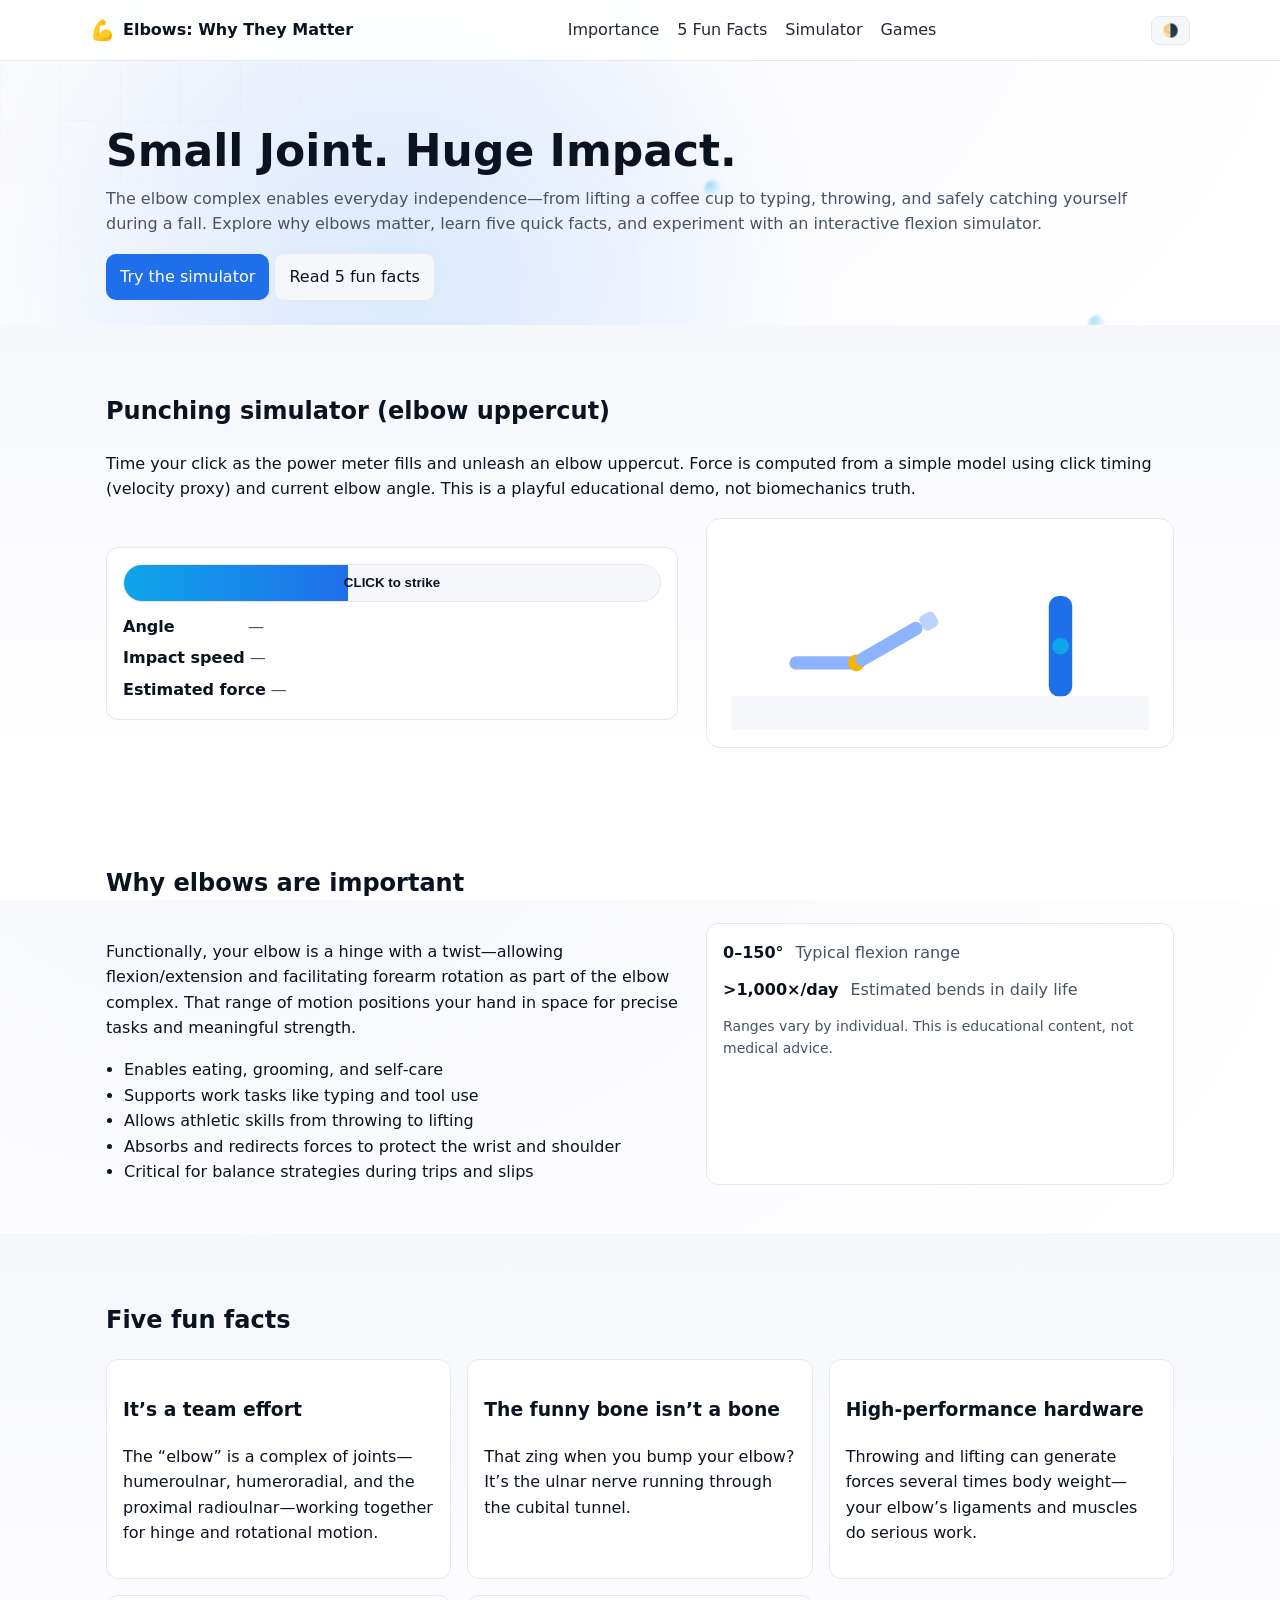
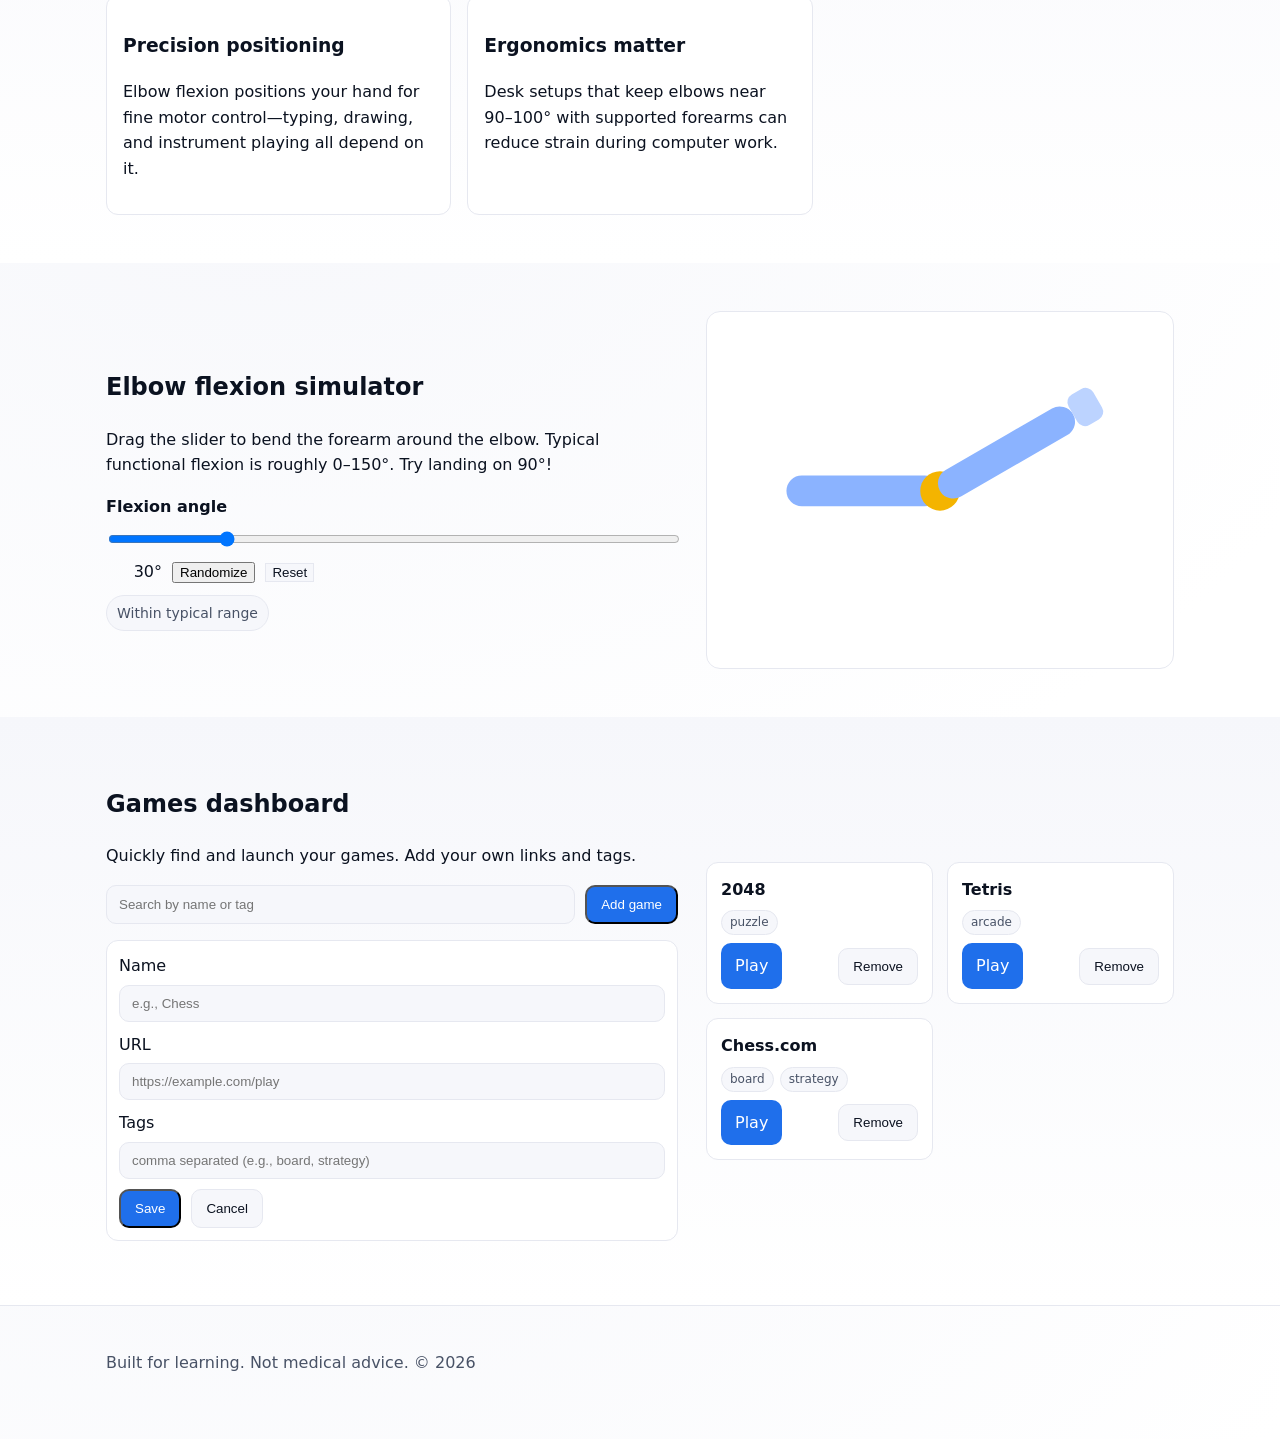
<file: index.html>
<!doctype html>
<html lang="en" data-theme="auto">
<head>
  <meta charset="utf-8">
  <meta name="viewport" content="width=device-width, initial-scale=1">
  <meta name="description" content="A professional, accessible explainer on why elbows matter, five fun facts, and an interactive elbow flexion simulator.">
  <meta property="og:title" content="Elbows: Why They Matter">
  <meta property="og:description" content="Explore the importance of elbows, read five fun facts, and try an interactive flexion simulator.">
  <meta property="og:type" content="website">
  <title>Elbows: Why They Matter</title>
  <link rel="stylesheet" href="./styles.css">
  <link rel="icon" href="data:,">
</head>
<body>
  <div class="bg" aria-hidden="true">
    <div class="bg-aura"></div>
    <div class="bg-grid"></div>
    <div class="bg-orbs">
      <span class="orb"></span>
      <span class="orb"></span>
      <span class="orb"></span>
      <span class="orb"></span>
      <span class="orb"></span>
      <span class="orb"></span>
    </div>
  </div>
  <a class="skip-link" href="#main">Skip to content</a>

  <header class="site-header" role="banner">
    <div class="container header-inner">
      <div class="brand">
        <span class="logo" aria-hidden="true">💪</span>
        <span class="brand-text">Elbows: Why They Matter</span>
      </div>
      <nav class="site-nav" aria-label="Primary">
        <ul>
          <li><a href="#importance">Importance</a></li>
          <li><a href="#facts">5 Fun Facts</a></li>
          <li><a href="#simulator">Simulator</a></li>
          <li><a href="#games">Games</a></li>
        </ul>
      </nav>
      <button class="theme-toggle" id="themeToggle" type="button" aria-label="Toggle color theme">🌗</button>
    </div>
  </header>

  <main id="main" class="site-main" tabindex="-1">
    <section class="hero" aria-labelledby="hero-title">
      <div class="container hero-inner">
        <div class="hero-copy">
          <h1 id="hero-title">Small Joint. Huge Impact.</h1>
          <p>
            The elbow complex enables everyday independence—from lifting a coffee cup to typing, throwing,
            and safely catching yourself during a fall. Explore why elbows matter, learn five quick facts,
            and experiment with an interactive flexion simulator.
          </p>
          <div class="hero-cta">
            <a class="button" href="#simulator">Try the simulator</a>
            <a class="button button-secondary" href="#facts">Read 5 fun facts</a>
          </div>
        </div>
      </div>
    </section>

    <section id="punch" class="section alt" aria-labelledby="punch-title">
      <div class="container">
        <h2 id="punch-title">Punching simulator (elbow uppercut)</h2>
        <p>
          Time your click as the power meter fills and unleash an elbow uppercut. Force is computed from a
          simple model using click timing (velocity proxy) and current elbow angle. This is a playful
          educational demo, not biomechanics truth.
        </p>
        <div class="grid two v-center">
          <div>
            <div class="punch-panel">
              <div class="meter" aria-label="Power meter" role="progressbar" aria-valuemin="0" aria-valuemax="100" aria-valuenow="0">
                <div class="meter-fill" id="powerFill"></div>
                <button id="punchBtn" type="button" class="meter-button" aria-describedby="punchHelp">CLICK to strike</button>
              </div>
              <div id="punchHelp" class="visually-hidden">Click when the bar is high for more power.</div>
              <div class="outputs">
                <div><span class="label">Angle</span> <span id="punchAngle">—</span></div>
                <div><span class="label">Impact speed</span> <span id="impactSpeed">—</span></div>
                <div><span class="label">Estimated force</span> <span id="impactForce">—</span></div>
              </div>
            </div>
          </div>
          <div>
            <div class="arena" aria-label="Target arena">
              <svg id="punchSvg" viewBox="0 0 500 240" width="100%" height="100%">
                <!-- Ground / baseline -->
                <rect x="0" y="200" width="500" height="40" fill="var(--bg-elev)" />
                <!-- Target bag -->
                <g id="target" transform="translate(380, 80)">
                  <rect x="0" y="0" width="28" height="120" rx="12" fill="var(--brand)" />
                  <circle cx="14" cy="60" r="10" fill="var(--accent)" />
                </g>
                <!-- Striker: upper arm + forearm (reuse colors) -->
                <g id="striker" transform="translate(150, 160)">
                  <g id="s-upper">
                    <rect x="-80" y="-8" width="80" height="16" rx="8" fill="var(--arm)" />
                    <circle cx="0" cy="0" r="10" fill="var(--joint)" />
                  </g>
                  <g id="s-fore" transform="rotate(-30)">
                    <rect x="0" y="-8" width="90" height="16" rx="8" fill="var(--arm)" />
                    <rect x="90" y="-10" width="20" height="20" rx="6" fill="var(--hand)" />
                  </g>
                </g>
              </svg>
            </div>
          </div>
        </div>
      </div>
    </section>

    <section id="importance" class="section" aria-labelledby="importance-title">
      <div class="container">
        <h2 id="importance-title">Why elbows are important</h2>
        <div class="grid two">
          <div>
            <p>
              Functionally, your elbow is a hinge with a twist—allowing flexion/extension and facilitating
              forearm rotation as part of the elbow complex. That range of motion positions your hand in space
              for precise tasks and meaningful strength.
            </p>
            <ul class="checklist">
              <li>Enables eating, grooming, and self‑care</li>
              <li>Supports work tasks like typing and tool use</li>
              <li>Allows athletic skills from throwing to lifting</li>
              <li>Absorbs and redirects forces to protect the wrist and shoulder</li>
              <li>Critical for balance strategies during trips and slips</li>
            </ul>
          </div>
          <aside class="key-metric" aria-label="Typical ranges">
            <div class="metric">
              <div class="metric-value">0–150°</div>
              <div class="metric-label">Typical flexion range</div>
            </div>
            <div class="metric">
              <div class="metric-value">>1,000×/day</div>
              <div class="metric-label">Estimated bends in daily life</div>
            </div>
            <p class="metric-note">Ranges vary by individual. This is educational content, not medical advice.</p>
          </aside>
        </div>
      </div>
    </section>

    <section id="facts" class="section alt" aria-labelledby="facts-title">
      <div class="container">
        <h2 id="facts-title">Five fun facts</h2>
        <div class="cards">
          <article class="card" tabindex="0">
            <h3>It’s a team effort</h3>
            <p>
              The “elbow” is a complex of joints—humeroulnar, humeroradial, and the proximal radioulnar—working
              together for hinge and rotational motion.
            </p>
          </article>
          <article class="card" tabindex="0">
            <h3>The funny bone isn’t a bone</h3>
            <p>
              That zing when you bump your elbow? It’s the ulnar nerve running through the cubital tunnel.
            </p>
          </article>
          <article class="card" tabindex="0">
            <h3>High‑performance hardware</h3>
            <p>
              Throwing and lifting can generate forces several times body weight—your elbow’s ligaments and
              muscles do serious work.
            </p>
          </article>
          <article class="card" tabindex="0">
            <h3>Precision positioning</h3>
            <p>
              Elbow flexion positions your hand for fine motor control—typing, drawing, and instrument playing
              all depend on it.
            </p>
          </article>
          <article class="card" tabindex="0">
            <h3>Ergonomics matter</h3>
            <p>
              Desk setups that keep elbows near 90–100° with supported forearms can reduce strain during
              computer work.
            </p>
          </article>
        </div>
      </div>
    </section>

    <section id="simulator" class="section" aria-labelledby="sim-title">
      <div class="container">
        <div class="grid two v-center">
          <div>
            <h2 id="sim-title">Elbow flexion simulator</h2>
            <p>
              Drag the slider to bend the forearm around the elbow. Typical functional flexion is roughly
              0–150°. Try landing on 90°!
            </p>
            <form class="controls" onsubmit="return false;" aria-describedby="angleLive">
              <label for="angleRange">Flexion angle</label>
              <input id="angleRange" type="range" min="0" max="150" step="1" value="30" aria-valuemin="0" aria-valuemax="150" aria-valuenow="30">
              <div class="control-row">
                <output id="angleOut" for="angleRange" aria-live="polite" aria-atomic="true">30°</output>
                <button id="randomize" type="button">Randomize</button>
                <button id="reset" type="button" class="button-secondary">Reset</button>
              </div>
              <div id="angleLive" class="visually-hidden" aria-live="polite"></div>
            </form>
            <div class="pill" id="rangeHint" role="status" aria-live="polite">Within typical range</div>
          </div>
          <div>
            <div class="sim-canvas" role="img" aria-label="Stylized arm with rotating forearm">
              <svg id="armSvg" viewBox="0 0 400 300" width="100%" height="100%">
                <!-- Upper arm -->
                <g id="upperarm">
                  <rect x="60" y="140" width="140" height="28" rx="14" fill="var(--arm)" />
                </g>
                <!-- Elbow joint at (200,154) visually centered on the rectangles -->
                <circle id="elbow" cx="200" cy="154" r="18" fill="var(--joint)" />
                <!-- Forearm, pivoting around the elbow center -->
                <g id="forearm" transform="rotate(-30 200 154)">
                  <rect x="200" y="140" width="140" height="28" rx="14" fill="var(--arm)" />
                  <!-- Hand -->
                  <rect x="340" y="138" width="26" height="32" rx="8" fill="var(--hand)" />
                </g>
              </svg>
            </div>
          </div>
        </div>
      </div>
    </section>

    <section id="games" class="section alt" aria-labelledby="games-title">
      <div class="container">
        <div class="grid two v-center">
          <div>
            <h2 id="games-title">Games dashboard</h2>
            <p>Quickly find and launch your games. Add your own links and tags.</p>
            <div class="games-toolbar" role="search">
              <label for="gameSearch" class="visually-hidden">Search games</label>
              <input id="gameSearch" type="search" placeholder="Search by name or tag" autocomplete="off">
              <button id="addGameBtn" type="button" class="button">Add game</button>
            </div>
            <form id="gameForm" class="game-form" onsubmit="return false;" hidden>
              <div class="form-row">
                <label for="gameName">Name</label>
                <input id="gameName" type="text" placeholder="e.g., Chess" required>
              </div>
              <div class="form-row">
                <label for="gameUrl">URL</label>
                <input id="gameUrl" type="url" placeholder="https://example.com/play" required>
              </div>
              <div class="form-row">
                <label for="gameTags">Tags</label>
                <input id="gameTags" type="text" placeholder="comma separated (e.g., board, strategy)">
              </div>
              <div class="form-actions">
                <button id="saveGame" type="submit" class="button">Save</button>
                <button id="cancelGame" type="button" class="button button-secondary">Cancel</button>
              </div>
            </form>
          </div>
          <div>
            <div id="gamesGrid" class="games-grid" aria-live="polite" aria-busy="false"></div>
            <div id="gamesEmpty" class="games-empty" hidden>No games yet. Add your first one!</div>
          </div>
        </div>
      </div>
    </section>
  </main>

  <footer class="site-footer">
    <div class="container">
      <p>
        Built for learning. Not medical advice. © <span id="year"></span>
      </p>
    </div>
  </footer>

  <script src="./script.js" defer></script>
</body>
</html>
</file>
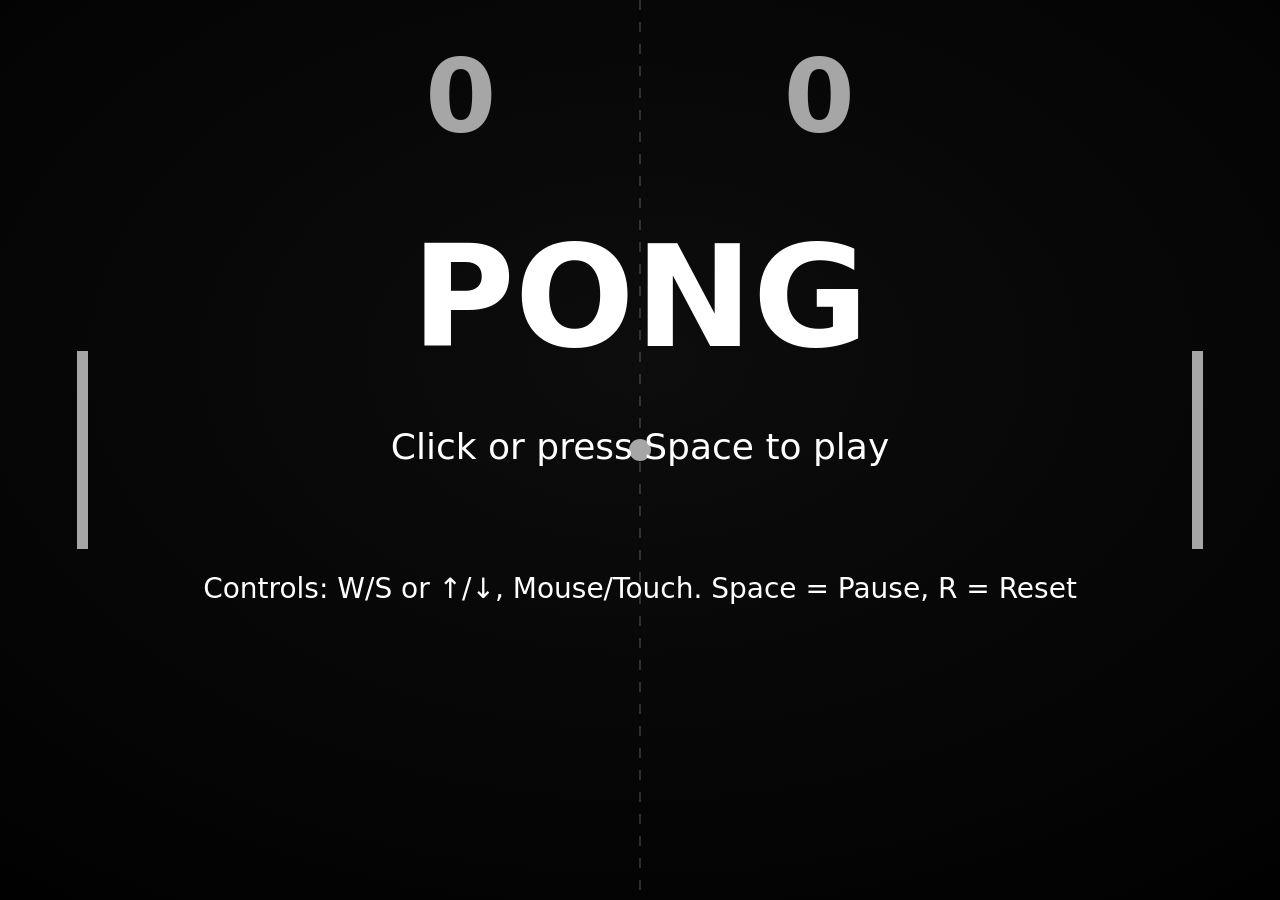
<file: pong.html>
<!DOCTYPE html>
<html lang="en">
<head>
  <meta charset="utf-8" />
  <meta name="viewport" content="width=device-width, initial-scale=1" />
  <title>Pong</title>
  <style>
    html, body {
      height: 100%;
      margin: 0;
      background: radial-gradient(1200px 800px at 50% 40%, #141414, #000000);
      color: #ffffff;
      font-family: ui-sans-serif, system-ui, -apple-system, Segoe UI, Roboto, Ubuntu, Cantarell, Noto Sans, Helvetica, Arial, "Apple Color Emoji", "Segoe UI Emoji";
    }
    canvas {
      display: block;
      width: 100vw;
      height: 100vh;
      image-rendering: pixelated;
      touch-action: none;
      cursor: none;
    }
    .sr-only {
      position: absolute;
      width: 1px;
      height: 1px;
      padding: 0;
      margin: -1px;
      overflow: hidden;
      clip: rect(0, 0, 0, 0);
      white-space: nowrap;
      border: 0;
    }
  </style>
  <meta name="description" content="Playable Pong game with keyboard, mouse, and touch controls." />
  <meta name="theme-color" content="#000000" />
  <link rel="icon" href="data:image/svg+xml,%3Csvg xmlns='http://www.w3.org/2000/svg' viewBox='0 0 64 64'%3E%3Crect width='64' height='64' rx='10' fill='%23000'/%3E%3Crect x='14' y='14' width='6' height='36' rx='2' fill='%23fff'/%3E%3Crect x='44' y='14' width='6' height='36' rx='2' fill='%23fff'/%3E%3Ccircle cx='32' cy='32' r='4' fill='%23fff'/%3E%3C/svg%3E" />
</head>
<body>
  <canvas id="game" aria-label="Pong game" role="img"></canvas>
  <p class="sr-only" aria-live="polite" id="sr-instructions">
    Pong game. Use W and S keys or Arrow Up and Arrow Down to move the left paddle. You can also move your mouse or drag on the screen to control the left paddle. Press Space to pause or resume. Press R to reset. First to 7 points wins.
  </p>
  <script>
    (function() {
      const canvas = document.getElementById('game');
      const ctx = canvas.getContext('2d');

      let cssWidth = 0;
      let cssHeight = 0;
      let deviceScale = 1;

      const gameState = {
        phase: 'menu', // 'menu' | 'playing' | 'paused' | 'point' | 'gameover'
        lastScored: null, // 'left' | 'right' | null
        winningScore: 7,
      };

      const inputState = {
        up: false,
        down: false,
        pointerY: null,
        usingPointer: false,
      };

      const field = {
        get width() { return cssWidth; },
        get height() { return cssHeight; },
        get centerX() { return cssWidth * 0.5; },
        get centerY() { return cssHeight * 0.5; },
      };

      const leftPaddle = createPaddle('left');
      const rightPaddle = createPaddle('right');
      const ball = createBall();
      const score = { left: 0, right: 0 };

      function createPaddle(side) {
        return {
          side,
          x: 0,
          y: 0,
          width: 12,
          height: 100,
          moveSpeed: 600, // px/s, will be scaled on resize
          targetY: null,
        };
      }

      function createBall() {
        return {
          x: 0,
          y: 0,
          vx: 0,
          vy: 0,
          radius: 8,
          speed: 500, // current speed magnitude px/s
          baseSpeed: 520,
          maxSpeed: 1400,
        };
      }

      function clamp(value, min, max) { return Math.max(min, Math.min(max, value)); }
      function signOf(value) { return value < 0 ? -1 : 1; }
      function randomRange(min, max) { return Math.random() * (max - min) + min; }

      function resize() {
        cssWidth = window.innerWidth;
        cssHeight = window.innerHeight;
        deviceScale = window.devicePixelRatio || 1;

        canvas.style.width = cssWidth + 'px';
        canvas.style.height = cssHeight + 'px';
        canvas.width = Math.round(cssWidth * deviceScale);
        canvas.height = Math.round(cssHeight * deviceScale);
        ctx.setTransform(deviceScale, 0, 0, deviceScale, 0, 0);

        const minAxis = Math.min(cssWidth, cssHeight);
        const paddleWidth = Math.max(8, Math.round(minAxis * 0.012));
        const paddleHeight = Math.max(60, Math.round(cssHeight * 0.22));
        const paddleSpeed = Math.max(400, Math.round(cssHeight * 1.4));

        leftPaddle.width = rightPaddle.width = paddleWidth;
        leftPaddle.height = rightPaddle.height = paddleHeight;
        leftPaddle.moveSpeed = rightPaddle.moveSpeed = paddleSpeed;

        leftPaddle.x = Math.round(cssWidth * 0.06);
        rightPaddle.x = Math.round(cssWidth * 0.94 - rightPaddle.width);

        if (leftPaddle.y === 0 && rightPaddle.y === 0) {
          leftPaddle.y = field.centerY - leftPaddle.height / 2;
          rightPaddle.y = field.centerY - rightPaddle.height / 2;
        } else {
          leftPaddle.y = clamp(leftPaddle.y, 0, cssHeight - leftPaddle.height);
          rightPaddle.y = clamp(rightPaddle.y, 0, cssHeight - rightPaddle.height);
        }

        const ballRadius = Math.max(6, Math.round(minAxis * 0.012));
        ball.radius = ballRadius;
        ball.baseSpeed = Math.max(380, Math.round(minAxis * 0.65));
        ball.maxSpeed = Math.max(900, Math.round(minAxis * 1.6));

        if (gameState.phase === 'menu' || gameState.phase === 'gameover') {
          centerBall();
        }
      }

      function centerBall() {
        ball.x = field.centerX;
        ball.y = field.centerY;
        ball.vx = 0;
        ball.vy = 0;
        ball.speed = ball.baseSpeed;
      }

      function serveBall(towardsSide) {
        centerBall();
        const direction = towardsSide === 'right' ? 1 : -1;
        const maxAngle = Math.PI / 4; // 45 degrees
        const angle = randomRange(-maxAngle, maxAngle);
        ball.speed = ball.baseSpeed;
        ball.vx = Math.cos(angle) * ball.speed * direction;
        ball.vy = Math.sin(angle) * ball.speed;
      }

      function resetGame() {
        score.left = 0;
        score.right = 0;
        gameState.phase = 'menu';
        gameState.lastScored = null;
        leftPaddle.y = field.centerY - leftPaddle.height / 2;
        rightPaddle.y = field.centerY - rightPaddle.height / 2;
        inputState.pointerY = null;
        inputState.usingPointer = false;
        centerBall();
      }

      function startRound() {
        const serveTo = gameState.lastScored === 'left' ? 'right' : 'left';
        serveBall(serveTo);
        gameState.phase = 'playing';
      }

      function updateLeftPaddle(dt) {
        const paddle = leftPaddle;
        let targetCenterY = paddle.y + paddle.height / 2;
        const keyboardIntent = (inputState.up ? -1 : 0) + (inputState.down ? 1 : 0);
        if (keyboardIntent !== 0) {
          inputState.usingPointer = false; // keyboard overrides
          targetCenterY += keyboardIntent * paddle.moveSpeed * dt;
        } else if (inputState.pointerY != null) {
          inputState.usingPointer = true;
          targetCenterY = inputState.pointerY;
        }

        const desiredY = clamp(targetCenterY - paddle.height / 2, 0, field.height - paddle.height);
        const maxDelta = paddle.moveSpeed * dt;
        const delta = clamp(desiredY - paddle.y, -maxDelta, maxDelta);
        paddle.y += delta;
      }

      function updateRightPaddle(dt) {
        const paddle = rightPaddle;
        if (gameState.phase !== 'playing') return;
        const aiSpeed = paddle.moveSpeed * 0.96;
        const predictedY = ball.y + (ball.vy * 0.18); // lead a bit
        const targetCenterY = clamp(predictedY, paddle.height * 0.35, field.height - paddle.height * 0.35);
        const desiredY = clamp(targetCenterY - paddle.height / 2, 0, field.height - paddle.height);
        const maxDelta = aiSpeed * dt;
        const delta = clamp(desiredY - paddle.y, -maxDelta, maxDelta);
        paddle.y += delta;
      }

      function updateBall(dt) {
        if (gameState.phase !== 'playing') return;

        ball.x += ball.vx * dt;
        ball.y += ball.vy * dt;

        // Top/bottom wall collisions
        if (ball.y - ball.radius <= 0 && ball.vy < 0) {
          ball.y = ball.radius;
          ball.vy *= -1;
        }
        if (ball.y + ball.radius >= field.height && ball.vy > 0) {
          ball.y = field.height - ball.radius;
          ball.vy *= -1;
        }

        // Paddle collisions
        checkPaddleCollision(leftPaddle);
        checkPaddleCollision(rightPaddle);

        // Scoring
        if (ball.x + ball.radius < 0) {
          score.right += 1;
          gameState.lastScored = 'right';
          handlePointEnd();
        } else if (ball.x - ball.radius > field.width) {
          score.left += 1;
          gameState.lastScored = 'left';
          handlePointEnd();
        }
      }

      function handlePointEnd() {
        if (score.left >= gameState.winningScore || score.right >= gameState.winningScore) {
          gameState.phase = 'gameover';
          centerBall();
          return;
        }
        gameState.phase = 'point';
        centerBall();
      }

      function checkPaddleCollision(paddle) {
        const withinVertical = ball.y + ball.radius >= paddle.y && ball.y - ball.radius <= paddle.y + paddle.height;
        if (!withinVertical) return;

        if (paddle.side === 'left') {
          const paddleRight = paddle.x + paddle.width;
          if (ball.vx < 0 && ball.x - ball.radius <= paddleRight && ball.x - ball.radius >= paddle.x - ball.radius * 2) {
            ball.x = paddleRight + ball.radius;
            reflectFromPaddle(paddle);
          }
        } else {
          const paddleLeft = paddle.x;
          if (ball.vx > 0 && ball.x + ball.radius >= paddleLeft && ball.x + ball.radius <= paddleLeft + ball.radius * 2) {
            ball.x = paddleLeft - ball.radius;
            reflectFromPaddle(paddle);
          }
        }
      }

      function reflectFromPaddle(paddle) {
        const paddleCenter = paddle.y + paddle.height / 2;
        const relativeIntersectY = (ball.y - paddleCenter);
        const normalized = clamp(relativeIntersectY / (paddle.height / 2), -1, 1);
        const maxBounceAngle = Math.PI / 3; // 60 degrees
        const bounceAngle = normalized * maxBounceAngle;

        const currentSpeed = Math.hypot(ball.vx, ball.vy);
        const newSpeed = clamp(currentSpeed * 1.05, ball.baseSpeed, ball.maxSpeed);
        const direction = paddle.side === 'left' ? 1 : -1;

        ball.vx = Math.cos(bounceAngle) * newSpeed * direction;
        ball.vy = Math.sin(bounceAngle) * newSpeed;
      }

      function draw() {
        // Background
        ctx.clearRect(0, 0, field.width, field.height);

        // Center dashed line
        ctx.save();
        ctx.strokeStyle = 'rgba(255,255,255,0.25)';
        ctx.lineWidth = 2;
        ctx.setLineDash([10, 12]);
        ctx.beginPath();
        ctx.moveTo(field.centerX, 0);
        ctx.lineTo(field.centerX, field.height);
        ctx.stroke();
        ctx.restore();

        // Scores
        ctx.save();
        ctx.fillStyle = '#ffffff';
        const scoreFontSize = Math.max(24, Math.round(field.width * 0.08));
        ctx.font = `700 ${scoreFontSize}px ui-sans-serif, system-ui, -apple-system, Segoe UI, Roboto, Ubuntu, Cantarell, Noto Sans, Helvetica, Arial`;
        ctx.textAlign = 'center';
        ctx.textBaseline = 'top';
        ctx.fillText(String(score.left), field.centerX - field.width * 0.14, field.height * 0.06);
        ctx.fillText(String(score.right), field.centerX + field.width * 0.14, field.height * 0.06);
        ctx.restore();

        // Paddles
        ctx.fillStyle = '#ffffff';
        ctx.fillRect(leftPaddle.x, Math.round(leftPaddle.y), leftPaddle.width, leftPaddle.height);
        ctx.fillRect(rightPaddle.x, Math.round(rightPaddle.y), rightPaddle.width, rightPaddle.height);

        // Ball
        ctx.beginPath();
        ctx.arc(ball.x, ball.y, ball.radius, 0, Math.PI * 2);
        ctx.fill();

        // Overlays
        drawOverlay();
      }

      function drawOverlay() {
        let title = '';
        let subtitle = '';
        let hint = '';
        if (gameState.phase === 'menu') {
          title = 'PONG';
          subtitle = 'Click or press Space to play';
        } else if (gameState.phase === 'paused') {
          title = 'Paused';
          subtitle = 'Press Space to resume';
        } else if (gameState.phase === 'point') {
          title = 'Point!';
          subtitle = 'Click or press Space to serve';
        } else if (gameState.phase === 'gameover') {
          const champion = score.left > score.right ? 'You win!' : 'CPU wins';
          title = champion;
          subtitle = 'Press R to restart';
        }
        hint = 'Controls: W/S or ↑/↓, Mouse/Touch. Space = Pause, R = Reset';

        if (!title) return;

        ctx.save();
        ctx.fillStyle = 'rgba(0,0,0,0.35)';
        ctx.fillRect(0, 0, field.width, field.height);

        ctx.fillStyle = '#ffffff';
        ctx.textAlign = 'center';
        ctx.textBaseline = 'middle';
        const titleSize = Math.max(28, Math.round(field.width * 0.11));
        const subtitleSize = Math.max(14, Math.round(field.width * 0.028));
        const hintSize = Math.max(12, Math.round(field.width * 0.022));
        ctx.font = `800 ${titleSize}px ui-sans-serif, system-ui, -apple-system, Segoe UI, Roboto, Ubuntu, Cantarell, Noto Sans, Helvetica, Arial`;
        ctx.fillText(title, field.centerX, field.centerY - titleSize);
        ctx.font = `500 ${subtitleSize}px ui-sans-serif, system-ui, -apple-system, Segoe UI, Roboto, Ubuntu, Cantarell, Noto Sans, Helvetica, Arial`;
        ctx.fillText(subtitle, field.centerX, field.centerY);
        ctx.font = `400 ${hintSize}px ui-sans-serif, system-ui, -apple-system, Segoe UI, Roboto, Ubuntu, Cantarell, Noto Sans, Helvetica, Arial`;
        ctx.fillText(hint, field.centerX, field.centerY + titleSize);
        ctx.restore();
      }

      // Input handling
      window.addEventListener('keydown', (e) => {
        if (e.repeat) return;
        if (e.key === 'ArrowUp' || e.key === 'w' || e.key === 'W') inputState.up = true;
        if (e.key === 'ArrowDown' || e.key === 's' || e.key === 'S') inputState.down = true;
        if (e.code === 'Space') {
          e.preventDefault();
          if (gameState.phase === 'menu' || gameState.phase === 'point') {
            startRound();
          } else if (gameState.phase === 'playing') {
            gameState.phase = 'paused';
          } else if (gameState.phase === 'paused') {
            gameState.phase = 'playing';
          } else if (gameState.phase === 'gameover') {
            resetGame();
          }
        }
        if (e.key === 'r' || e.key === 'R') {
          resetGame();
        }
      }, { passive: false });

      window.addEventListener('keyup', (e) => {
        if (e.key === 'ArrowUp' || e.key === 'w' || e.key === 'W') inputState.up = false;
        if (e.key === 'ArrowDown' || e.key === 's' || e.key === 'S') inputState.down = false;
      });

      canvas.addEventListener('pointerdown', (e) => {
        canvas.setPointerCapture(e.pointerId);
        inputState.pointerY = e.clientY;
        inputState.usingPointer = true;
        if (gameState.phase === 'menu' || gameState.phase === 'point') {
          startRound();
        } else if (gameState.phase === 'paused') {
          gameState.phase = 'playing';
        } else if (gameState.phase === 'gameover') {
          resetGame();
        }
      });
      canvas.addEventListener('pointermove', (e) => {
        inputState.pointerY = e.clientY;
      });
      canvas.addEventListener('pointerup', (e) => {
        canvas.releasePointerCapture(e.pointerId);
      });
      canvas.addEventListener('pointercancel', () => {
        inputState.pointerY = null;
        inputState.usingPointer = false;
      });

      window.addEventListener('resize', resize);

      // Game loop
      let lastTime = performance.now();
      function frame(now) {
        const dtMs = now - lastTime;
        lastTime = now;
        const dt = clamp(dtMs / 1000, 0, 0.033);

        updateLeftPaddle(dt);
        updateRightPaddle(dt);
        updateBall(dt);
        draw();
        requestAnimationFrame(frame);
      }

      // Init
      resize();
      resetGame();
      requestAnimationFrame(frame);
    })();
  </script>
</body>
</html>
</file>
<file: styles.css>
:root {
  --bg: #0b0c10;
  --bg-elev: #111218;
  --text: #e9eef5;
  --muted: #aab3bf;
  --brand: #7cc4ff;
  --accent: #6ee7b7;
  --danger: #ff7b7b;
  --card: #151823;
  --border: #222635;
  --arm: #9ec2ff;
  --joint: #ffd166;
  --hand: #e0e7ff;
  color-scheme: dark light;
}

@media (prefers-color-scheme: light) {
  :root {
    --bg: #ffffff;
    --bg-elev: #f6f7fb;
    --text: #0b1220;
    --muted: #485266;
    --brand: #1f6feb;
    --accent: #0ea5e9;
    --danger: #dc2626;
    --card: #ffffff;
    --border: #e6e8f0;
    --arm: #8bb3ff;
    --joint: #f4b400;
    --hand: #bcd3ff;
  }
}

/* Theme override via data-theme on <html> */
html[data-theme="dark"] {
  --bg: #0b0c10;
  --bg-elev: #111218;
  --text: #e9eef5;
  --muted: #aab3bf;
  --brand: #7cc4ff;
  --accent: #6ee7b7;
  --danger: #ff7b7b;
  --card: #151823;
  --border: #222635;
  --arm: #9ec2ff;
  --joint: #ffd166;
  --hand: #e0e7ff;
}

html[data-theme="light"] {
  --bg: #ffffff;
  --bg-elev: #f6f7fb;
  --text: #0b1220;
  --muted: #485266;
  --brand: #1f6feb;
  --accent: #0ea5e9;
  --danger: #dc2626;
  --card: #ffffff;
  --border: #e6e8f0;
  --arm: #8bb3ff;
  --joint: #f4b400;
  --hand: #bcd3ff;
}

* {
  box-sizing: border-box;
}

html, body {
  margin: 0;
  padding: 0;
  height: 100%;
}

body {
  font-family: ui-sans-serif, system-ui, -apple-system, Segoe UI, Roboto, Helvetica, Arial, "Apple Color Emoji", "Segoe UI Emoji";
  line-height: 1.6;
  color: var(--text);
  background: radial-gradient(1200px 800px at 20% -10%, var(--bg-elev), var(--bg));
}

/* Background animation layer */
.bg {
  position: fixed;
  inset: 0;
  z-index: -1;
  overflow: hidden;
  pointer-events: none;
}

.bg-aura {
  position: absolute;
  width: 1200px;
  height: 1200px;
  left: -200px;
  top: -300px;
  background: radial-gradient(closest-side, color-mix(in oklab, var(--brand) 40%, transparent), transparent 70%);
  filter: blur(40px) saturate(120%);
  opacity: 0.35;
  animation: spin-slow 60s linear infinite;
}

.bg-grid {
  position: absolute;
  inset: 0;
  background-image:
    linear-gradient(var(--border) 1px, transparent 1px),
    linear-gradient(90deg, var(--border) 1px, transparent 1px);
  background-size: 60px 60px, 60px 60px;
  background-position: 0 0, 0 0;
  mask-image: radial-gradient(500px 400px at 20% 10%, rgba(0,0,0,0.5), transparent 70%);
  animation: grid-drift 30s linear infinite;
}

.bg-orbs {
  position: absolute;
  inset: 0;
}

.bg-orbs .orb {
  position: absolute;
  width: 18px;
  height: 18px;
  border-radius: 999px;
  background: radial-gradient(circle at 30% 30%, var(--accent), transparent 70%);
  filter: blur(1px);
  opacity: 0.35;
  animation: orb-float 18s ease-in-out infinite;
}

.bg-orbs .orb:nth-child(1) { left: 10%; top: 30%; animation-duration: 16s; }
.bg-orbs .orb:nth-child(2) { left: 25%; top: 70%; animation-duration: 20s; }
.bg-orbs .orb:nth-child(3) { left: 55%; top: 20%; animation-duration: 22s; }
.bg-orbs .orb:nth-child(4) { left: 70%; top: 60%; animation-duration: 19s; }
.bg-orbs .orb:nth-child(5) { left: 85%; top: 35%; animation-duration: 24s; }
.bg-orbs .orb:nth-child(6) { left: 40%; top: 50%; animation-duration: 21s; }

@keyframes spin-slow {
  from { transform: rotate(0deg); }
  to { transform: rotate(360deg); }
}

@keyframes grid-drift {
  0% { background-position: 0 0, 0 0; }
  100% { background-position: 120px 60px, 60px 120px; }
}

@keyframes orb-float {
  0% { transform: translateY(0) translateX(0); }
  50% { transform: translateY(-20px) translateX(10px); }
  100% { transform: translateY(0) translateX(0); }
}

.container {
  max-width: 1100px;
  margin: 0 auto;
  padding: 0 16px;
}

.skip-link {
  position: absolute;
  left: -999px;
  top: 0;
  background: var(--brand);
  color: #fff;
  padding: 8px 12px;
  border-radius: 6px;
}

.skip-link:focus {
  left: 12px;
}

.site-header {
  position: sticky;
  top: 0;
  z-index: 10;
  backdrop-filter: saturate(120%) blur(6px);
  background: color-mix(in oklab, var(--bg) 90%, transparent);
  border-bottom: 1px solid var(--border);
}

.header-inner {
  display: flex;
  align-items: center;
  justify-content: space-between;
  gap: 20px;
  padding: 14px 0;
}

.brand {
  display: flex;
  align-items: center;
  gap: 8px;
  font-weight: 700;
}

.brand .logo {
  font-size: 20px;
}

.site-nav ul {
  list-style: none;
  display: flex;
  gap: 18px;
  margin: 0;
  padding: 0;
}

.site-nav a {
  color: var(--text);
  text-decoration: none;
  opacity: 0.9;
}

.site-nav a:hover,
.site-nav a:focus {
  color: var(--brand);
}

.theme-toggle {
  background: var(--bg-elev);
  color: var(--text);
  border: 1px solid var(--border);
  border-radius: 8px;
  padding: 6px 10px;
  cursor: pointer;
}

.hero {
  padding: 64px 0 24px;
}

.hero-inner {
  display: grid;
  grid-template-columns: 1fr;
  gap: 24px;
}

.hero h1 {
  font-size: clamp(28px, 5vw, 44px);
  line-height: 1.2;
  margin: 0 0 8px;
}

.hero p {
  color: var(--muted);
  margin: 0 0 16px;
}

.button {
  display: inline-block;
  background: var(--brand);
  color: #fff;
  padding: 10px 14px;
  border-radius: 10px;
  text-decoration: none;
  transition: transform 0.12s ease;
}

.button:hover,
.button:focus {
  transform: translateY(-1px);
}

.button-secondary {
  background: var(--bg-elev);
  color: var(--text);
  border: 1px solid var(--border);
}

.section {
  padding: 48px 0;
}

.section.alt {
  background: linear-gradient(0deg, var(--bg) 0%, var(--bg-elev) 100%);
}

.grid.two {
  display: grid;
  grid-template-columns: 1fr;
  gap: 28px;
}

@media (min-width: 900px) {
  .grid.two {
    grid-template-columns: 1.1fr 0.9fr;
  }
}

.grid.two.v-center {
  align-items: center;
}

.checklist {
  margin: 12px 0 0;
  padding-left: 18px;
}

.key-metric {
  background: var(--card);
  border: 1px solid var(--border);
  padding: 16px;
  border-radius: 12px;
}

.metric {
  display: grid;
  grid-template-columns: auto 1fr;
  gap: 8px 12px;
  align-items: baseline;
  margin-bottom: 12px;
}

.metric-value {
  font-weight: 800;
}

.metric-label {
  color: var(--muted);
}

.metric-note {
  color: var(--muted);
  font-size: 14px;
  margin: 8px 0 0;
}

.cards {
  display: grid;
  grid-template-columns: 1fr;
  gap: 16px;
}

@media (min-width: 700px) {
  .cards {
    grid-template-columns: repeat(3, 1fr);
  }
}

.card {
  background: var(--card);
  border: 1px solid var(--border);
  border-radius: 12px;
  padding: 16px;
  transition: border-color 0.15s ease, transform 0.12s ease;
}

.card:hover,
.card:focus {
  border-color: var(--brand);
  transform: translateY(-1px);
  outline: none;
}

.controls {
  display: grid;
  gap: 10px;
  margin: 12px 0 10px;
}

.controls label {
  font-weight: 600;
}

.controls input[type="range"] {
  width: 100%;
}

.control-row {
  display: flex;
  align-items: center;
  gap: 10px;
}

output#angleOut {
  display: inline-block;
  min-width: 56px;
  text-align: right;
  font-variant-numeric: tabular-nums;
}

.pill {
  display: inline-block;
  padding: 6px 10px;
  border-radius: 999px;
  background: var(--bg-elev);
  border: 1px solid var(--border);
  color: var(--muted);
  font-size: 14px;
}

.sim-canvas {
  background: var(--card);
  border: 1px solid var(--border);
  border-radius: 14px;
  padding: 10px;
  aspect-ratio: 4 / 3;
}

/* Punching simulator */
.punch-panel {
  background: var(--card);
  border: 1px solid var(--border);
  border-radius: 12px;
  padding: 16px;
}

.meter {
  position: relative;
  background: var(--bg-elev);
  border: 1px solid var(--border);
  border-radius: 999px;
  height: 38px;
  overflow: hidden;
}

.meter-fill {
  position: absolute;
  left: 0;
  top: 0;
  bottom: 0;
  width: 0%;
  background: linear-gradient(90deg, var(--accent), var(--brand));
}

.meter-button {
  position: relative;
  z-index: 1;
  width: 100%;
  height: 100%;
  background: transparent;
  color: var(--text);
  border: 0;
  font-weight: 700;
  cursor: pointer;
}

.outputs {
  display: grid;
  grid-template-columns: 1fr;
  gap: 6px;
  margin-top: 12px;
  color: var(--muted);
}

.outputs .label {
  display: inline-block;
  min-width: 120px;
  color: var(--text);
  font-weight: 600;
}

.arena {
  background: var(--card);
  border: 1px solid var(--border);
  border-radius: 14px;
  padding: 10px;
  aspect-ratio: 21 / 10;
}

.site-footer {
  padding: 28px 0 48px;
  color: var(--muted);
  border-top: 1px solid var(--border);
}

.visually-hidden {
  position: absolute !important;
  height: 1px; width: 1px;
  overflow: hidden;
  clip: rect(1px, 1px, 1px, 1px);
  white-space: nowrap;
}

@media (prefers-reduced-motion: reduce) {
  * {
    transition: none !important;
    animation: none !important;
  }
}

/* Games dashboard */
.games-toolbar {
  display: grid;
  grid-template-columns: 1fr auto;
  gap: 10px;
  margin: 12px 0 16px;
}

.games-toolbar input[type="search"] {
  width: 100%;
  padding: 10px 12px;
  background: var(--bg-elev);
  color: var(--text);
  border: 1px solid var(--border);
  border-radius: 10px;
}

.game-form {
  background: var(--card);
  border: 1px solid var(--border);
  border-radius: 12px;
  padding: 12px;
  margin: 12px 0 16px;
  display: grid;
  gap: 10px;
}

.game-form .form-row {
  display: grid;
  gap: 6px;
}

.game-form input[type="text"],
.game-form input[type="url"] {
  width: 100%;
  padding: 10px 12px;
  background: var(--bg-elev);
  color: var(--text);
  border: 1px solid var(--border);
  border-radius: 10px;
}

.game-form .form-actions {
  display: flex;
  gap: 10px;
}

.games-grid {
  display: grid;
  grid-template-columns: repeat(auto-fill, minmax(220px, 1fr));
  gap: 14px;
}

.game-card {
  display: grid;
  grid-template-rows: auto 1fr auto;
  gap: 8px;
  background: var(--card);
  border: 1px solid var(--border);
  border-radius: 12px;
  padding: 14px;
  transition: border-color 0.15s ease, transform 0.12s ease;
}

.game-card:hover,
.game-card:focus-within {
  border-color: var(--brand);
  transform: translateY(-1px);
}

.game-card h3 {
  margin: 0;
  font-size: 16px;
}

.game-tags {
  display: flex;
  flex-wrap: wrap;
  gap: 6px;
}

.game-tag {
  background: var(--bg-elev);
  border: 1px solid var(--border);
  color: var(--muted);
  border-radius: 999px;
  padding: 2px 8px;
  font-size: 12px;
}

.game-actions {
  display: flex;
  align-items: center;
  justify-content: space-between;
  gap: 8px;
}

.games-empty {
  margin-top: 8px;
  color: var(--muted);
}
</file>
